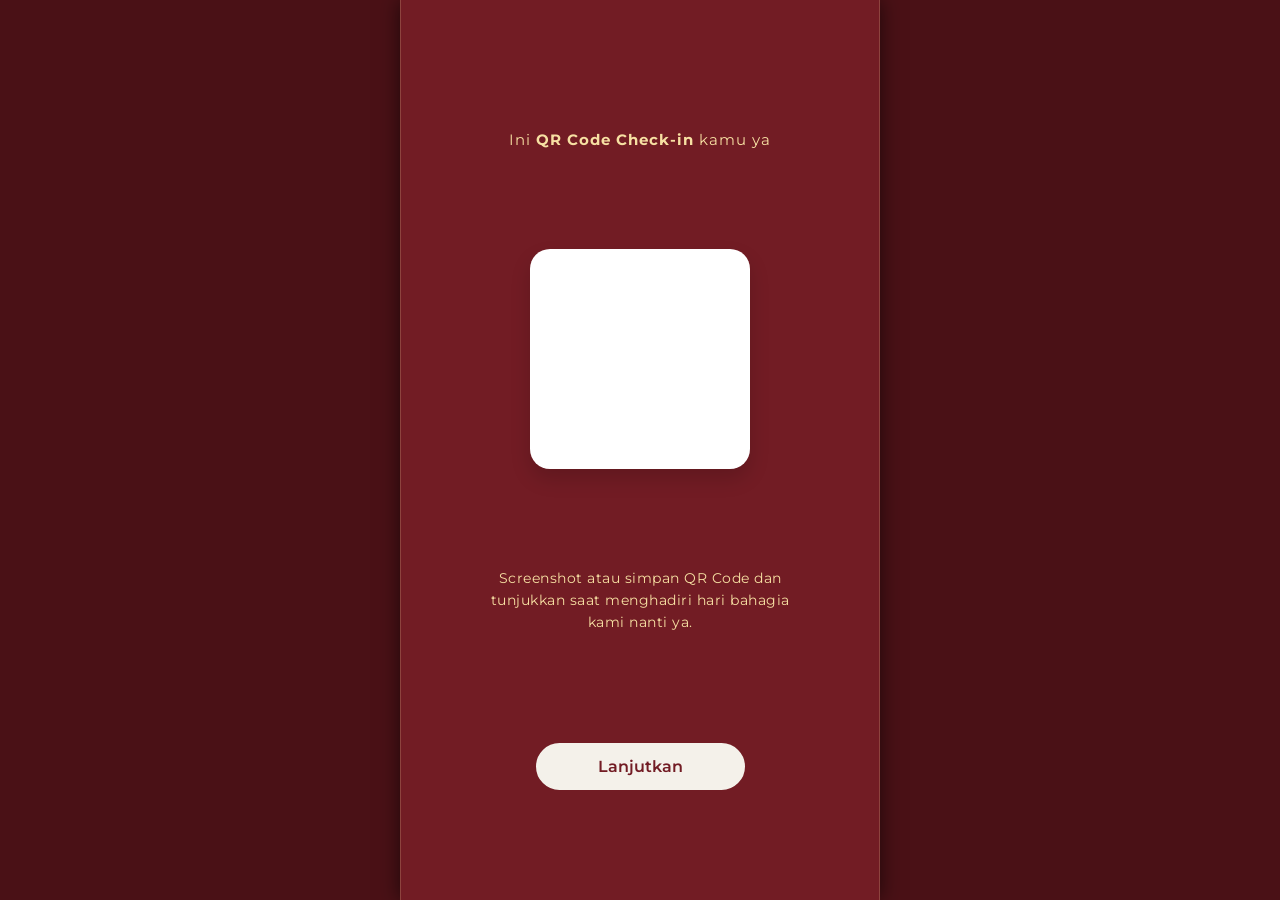
<file: barcodetm.html>
<!DOCTYPE html>
<html lang="id">
<head>
    <meta charset="UTF-8">
    <meta name="viewport" content="width=device-width, initial-scale=1.0">
    <title>QR Code Check-in</title>

    <link rel="preconnect" href="https://fonts.googleapis.com">
    <link rel="preconnect" href="https://fonts.gstatic.com" crossorigin>
    <link href="https://fonts.googleapis.com/css2?family=Montserrat:wght@400;600;700&display=swap" rel="stylesheet">

    <link rel="stylesheet" href="css/style.css">
</head>
<body>

    <p class="qr-header">Ini <strong>QR Code Check-in</strong> kamu ya</p>

    <div class="qr-image-container" style="width: 220px; height: 220px; display: flex; justify-content: center; align-items: center; padding: 20px;">
    <!-- Wadah barcode -->
    <div id="qrcode"></div>
    </div>

    <p class="qr-instruction">
        Screenshot atau simpan QR Code dan<br>
        tunjukkan saat menghadiri hari bahagia<br>
        kami nanti ya.
    </p>

    <a href="detail-acara.html" class="btn-lanjutkan">Lanjutkan</a>
    
</body>
</html>
</file>
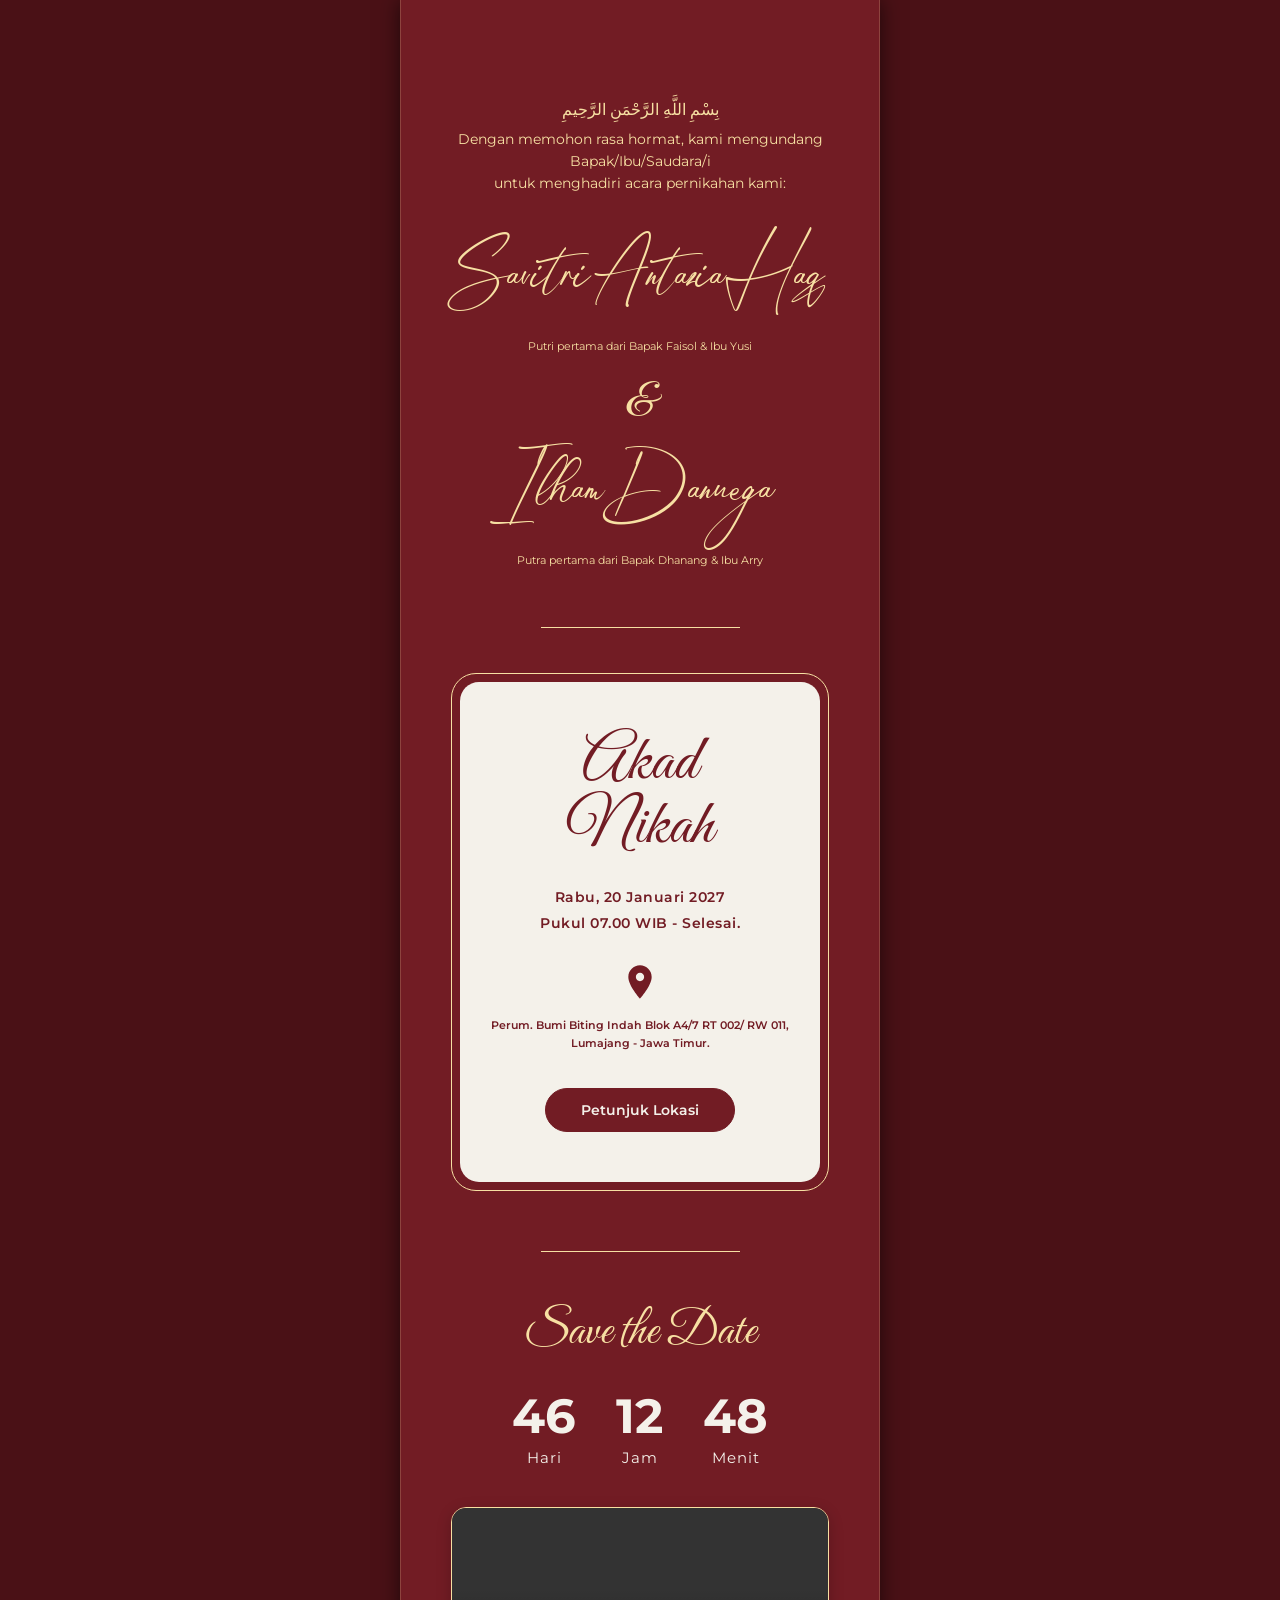
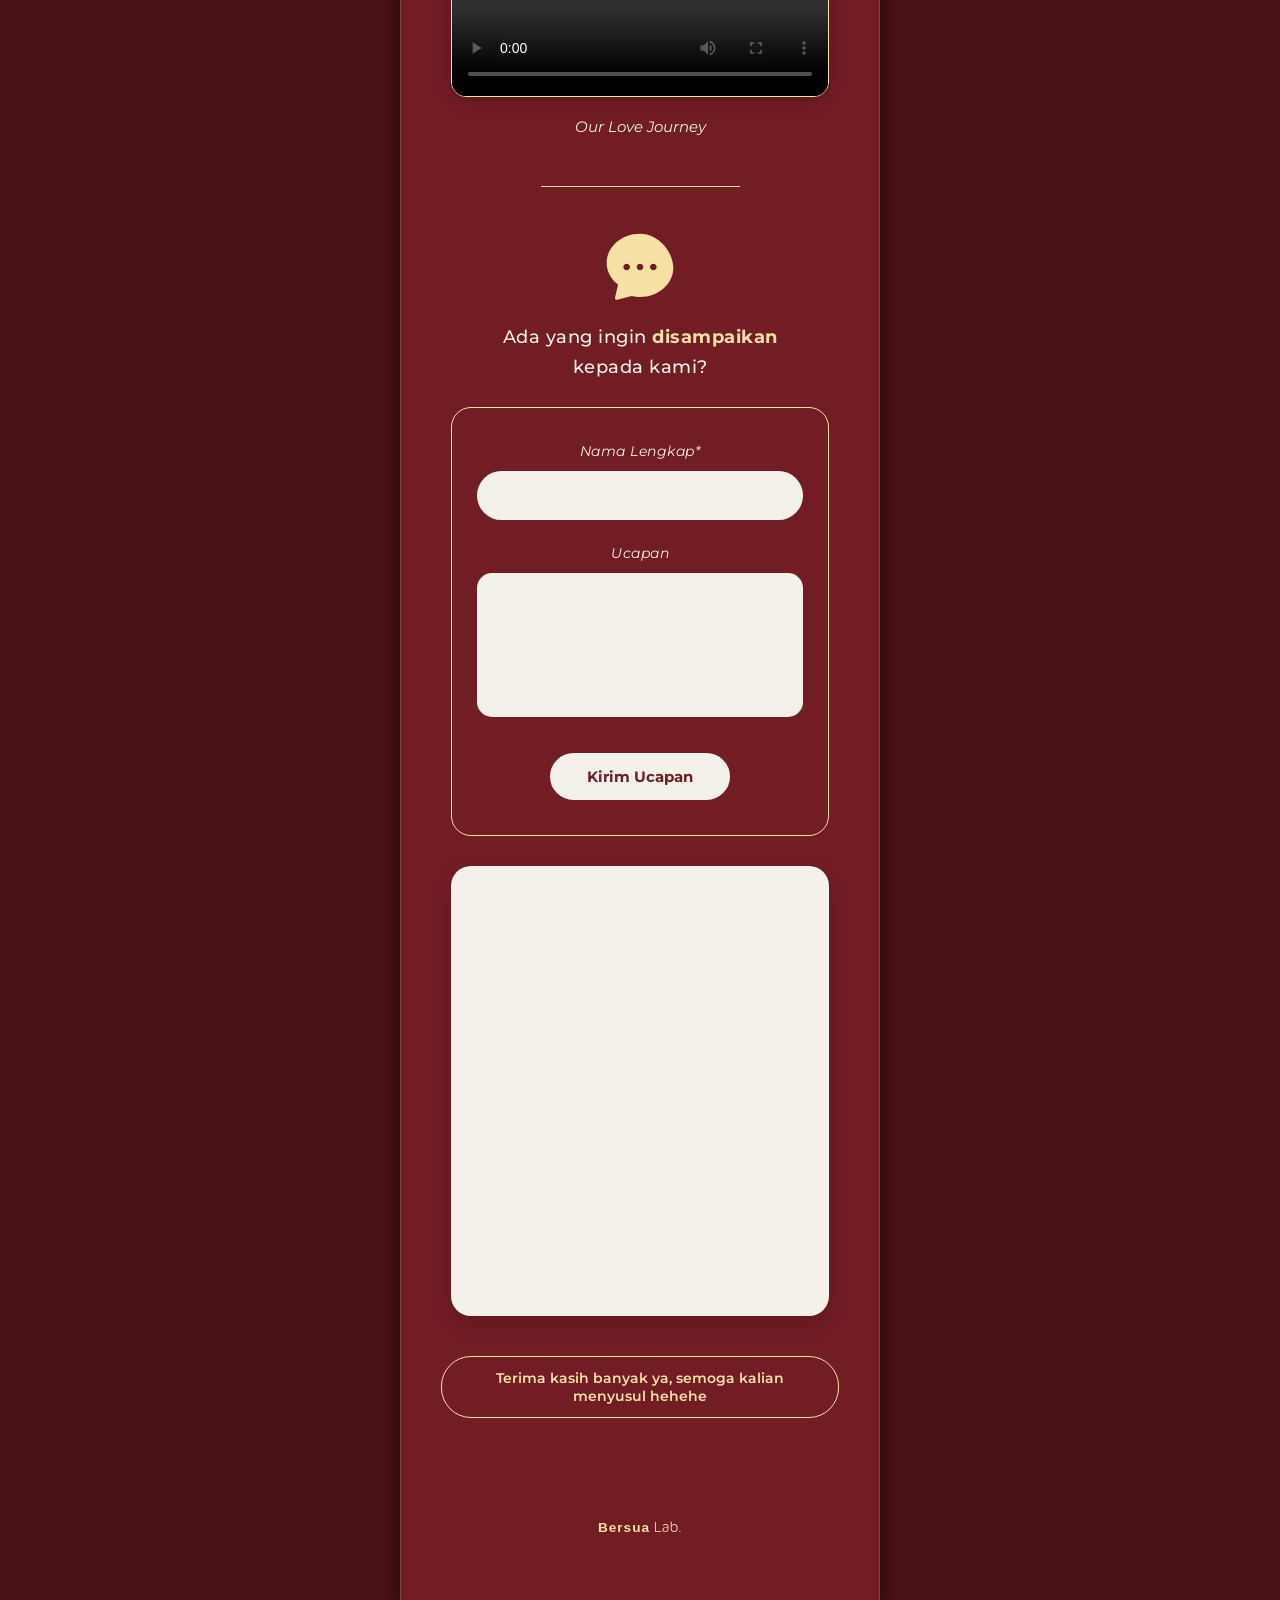
<file: detail-acara.html>
<!DOCTYPE html>
<html lang="id">
<head>
    <meta charset="UTF-8">
    <meta name="viewport" content="width=device-width, initial-scale=1.0">
    <title>Detail Acara - Pernikahan Sasha & Ilham</title>

    <link rel="preconnect" href="https://fonts.googleapis.com">
    <link rel="preconnect" href="https://fonts.gstatic.com" crossorigin>
    <link href="https://fonts.googleapis.com/css2?family=Montserrat:wght@400;600&display=swap" rel="stylesheet">
    <link href="https://fonts.googleapis.com/css2?family=Great+Vibes&display=swap" rel="stylesheet">

    <link rel="stylesheet" href="css/style.css">
</head>
<body>
    <section class="profile-section">
        <div class="Bismillah">بِسْمِ اللَّهِ الرَّحْمَنِ الرَّحِيمِ</div>

        <p class="opening-text">
            Dengan memohon rasa hormat, kami mengundang Bapak/Ibu/Saudara/i<br>
            untuk menghadiri acara pernikahan kami:
        </p>

        <div class="bride-groom-container">

            <h2 class="bride-name">Savitri Antazia Haq</h2>
            <p class="parents-text">Putri pertama dari Bapak Faisol & Ibu Yusi</p>

            <div class="ampersand-divider">&</div>

            <h2 class="groom-name">Ilham Danuega</h2>
            <p class="parents-text">Putra pertama dari Bapak Dhanang & Ibu Arry</p>
        </div>

        <hr class="section-divider">
    </section>

    <section class="event-section">

        <div class="event-card-wrapper">
            <div class="event-card">
                <h3 class="event-title">Akad<br> Nikah</h3>
                <p class="event-datetime">
                    Rabu, 20 Januari 2027<br>
                    Pukul 07.00 WIB - Selesai.
                </p>

                <svg class="location-icon" viewBox="0 0 24 24" fill="#721c24" xmlns="http://www.w3.org/2000/svg">
                    <path d="M12 2C8.13 2 5 5.13 5 9C5 14.25 12 22 12 22C12 22 19 14.25 19 9C19 5.13 15.87 2 12 2ZM12 11.5C10.62 11.5 9.5 10.38 9.5 9C9.5 7.62 10.62 6.5 12 6.5C13.38 6.5 14.5 7.62 14.5 9C14.5 10.38 13.38 11.5 12 11.5Z"/>
                </svg>

                <p class="event-location">
                     Perum. Bumi Biting Indah Blok A4/7 RT 002/ RW 011, Lumajang - Jawa Timur.
                </p>

                <a href="https://www.google.com/maps/place/8%C2%B004'56.2%22S+113%C2%B013'51.8%22E/@-8.082285,113.231052,17z/data=!3m1!4b1!4m4!3m3!8m2!3d-8.082285!4d113.231052?entry=ttu&g_ep=EgoyMDI2MDkzMC4wIKXMDSoASAFQAw%3D%3D" class="btn-lokasi">Petunjuk Lokasi</a>
            </div>
        </div>

        

        <hr class="section-divider">
    </section>

    <section class="save-the-date-section">

        <h2 class="save-the-date-title">Save the Date</h2>

        <div class="countdown-container">
            <div class="countdown-item">
                <span class="countdown-number" id="hari">00</span>
                <span class="countdown-label">Hari</span>
            </div>
            <div class="countdown-item">
                <span class="countdown-number" id="jam">00</span>
                <span class="countdown-label">Jam</span>
            </div>
            <div class="countdown-item">
                <span class="countdown-number" id="menit">00</span>
                <span class="countdown-label">Menit</span>
            </div>
        </div>

        <video class="video-player" controls playsinline preload="metadata">
            <source src="video/vid%20saga.mp4" type="video/mp4">
            Maaf, browser Anda tidak mendukung pemutaran video.
        </video>

        <p class="video-subtitle">Our Love Journey</p>

        <hr class="section-divider">
    </section>

    <section class="wishes-section">

        <svg class="chat-icon" viewBox="0 0 24 24" fill="#f7e0a3" xmlns="http://www.w3.org/2000/svg">
            <path d="M12 2C6.48 2 2 5.93 2 10.77C2 13.38 3.34 15.7 5.43 17.23L4.5 21.2C4.42 21.6 4.78 21.94 5.17 21.84L9.5 20.72C10.3 20.9 11.13 21 12 21C17.52 21 22 17.07 22 12.23C22 7.39 17.52 2 12 2ZM8 13C7.45 13 7 12.55 7 12C7 11.45 7.45 11 8 11C8.55 11 9 11.45 9 12C9 12.55 8.55 13 8 13ZM12 13C11.45 13 11 12.55 11 12C11 11.45 11.45 11 12 11C12.55 11 13 11.45 13 12C13 12.55 12.55 13 12 13ZM16 13C15.45 13 15 12.55 15 12C15 11.45 15.45 11 16 11C16.55 11 17 11.45 17 12C17 12.55 16.55 13 16 13Z"/>
        </svg>

        <h2 class="wishes-title">Ada yang ingin <strong>disampaikan</strong><br>kepada kami?</h2>

        <div class="wishes-form-container">
            <form action="#" class="wishes-form">
                <div class="input-group">
                    <label for="namaLengkap">Nama Lengkap*</label>
                    <input type="text" id="namaLengkap" name="namaLengkap" required>
                </div>

                <div class="input-group">
                    <label for="ucapan">Ucapan</label>
                    <textarea id="ucapan" name="ucapan" rows="6" required></textarea>
                </div>

                <button type="submit" class="btn-kirim">Kirim Ucapan</button>
            </form>
        </div>
        
    </section>

    <section class="wishes-list-section">
        <div class="wishes-display-box">
        </div>

        <a href="#" class="btn-tampil-qr" style="pointer-events: none; cursor: default;">Terima kasih banyak ya, semoga kalian menyusul hehehe</a>
        <p class="footer-brand"><strong>Bersua</strong> Lab.</p>
        
    </section>

    <script src="js/script.js"></script>
</body>
</html>
</file>
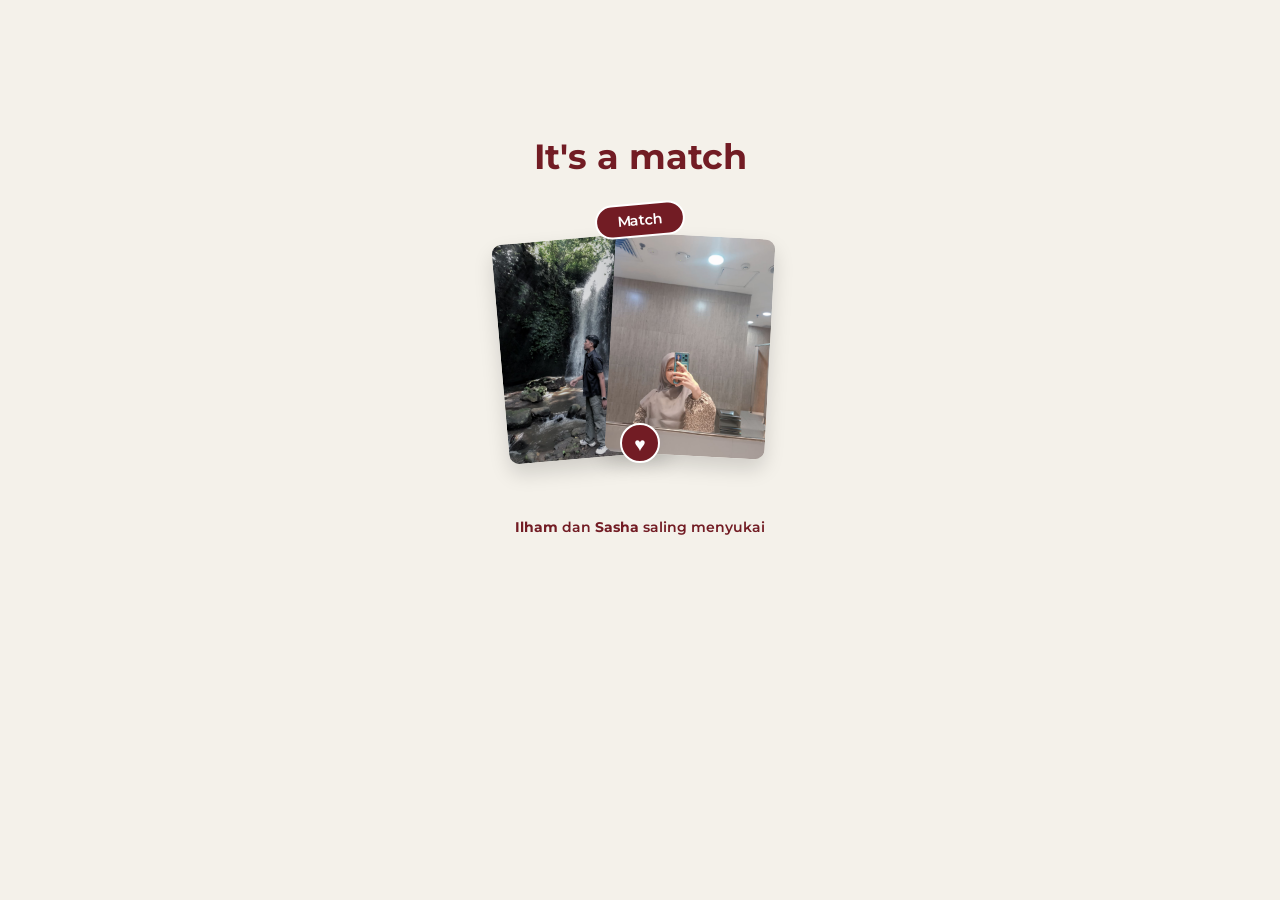
<file: transition.html>
<!DOCTYPE html>
<html lang="id">
<head>
    <meta charset="UTF-8">
    <meta name="viewport" content="width=device-width, initial-scale=1.0">
    <title>It's a Match!</title>
    <link rel="preconnect" href="https://fonts.googleapis.com">
    <link rel="preconnect" href="https://fonts.gstatic.com" crossorigin>
    <link href="https://fonts.googleapis.com/css2?family=Montserrat:wght@400;600;700&display=swap" rel="stylesheet">
    <style>
        * {
            margin: 0;
            padding: 0;
            box-sizing: border-box;
        }

        body {
            background-color: #f4f1ea;
            font-family: 'Montserrat', sans-serif;
            display: flex;
            flex-direction: column;
            align-items: center;
            justify-content: flex-start;
            padding-top: 15vh;
            min-height: 100vh;
            overflow: hidden;
            position: relative;
            color: #721c24;
        }


        .match-title {
            font-size: 2.2rem;
            font-weight: 700;
            margin-bottom: 40px;
            opacity: 0;
            animation: fadeIn 0.8s ease forwards 1.5s;
        }


        .photo-container {
            position: relative;
            display: flex;
            justify-content: center;
            align-items: center;
            width: 100%;
            height: 250px;
            margin-bottom: 50px;
        }


        .photo-card {
            width: 160px;
            height: 220px;
            border-radius: 10px;
            object-fit: cover;
            position: absolute;
            box-shadow: 0 10px 20px rgba(0,0,0,0.15);
            opacity: 0;
        }


        .photo-left {
            transform: rotate(-10deg) translateX(-150px);
            z-index: 1;
            animation: slideInLeft 0.8s ease forwards;
        }


        .photo-right {
            transform: rotate(5deg) translateX(150px);
            z-index: 2;
            animation: slideInRight 0.8s ease forwards 0.3s;
        }


        .match-badge {
            position: absolute;
            top: -15px;
            background-color: #721c24;
            color: white;
            padding: 6px 20px;
            border-radius: 20px;
            font-size: 0.9rem;
            font-weight: 600;
            border: 2px solid white;
            z-index: 5;
            opacity: 0;
            transform: scale(0) rotate(-5deg);
            animation: popIn 0.5s cubic-bezier(0.175, 0.885, 0.32, 1.275) forwards 1s;
        }


        .heart-icon {
            position: absolute;
            bottom: 5px;
            left: 50%;
            transform: translateX(-50%) scale(0);
            width: 40px;
            height: 40px;
            background-color: #721c24;
            border-radius: 50%;
            display: flex;
            align-items: center;
            justify-content: center;
            border: 2px solid white;
            z-index: 5;
            opacity: 0;
            animation: popInHeart 0.5s cubic-bezier(0.175, 0.885, 0.32, 1.275) forwards 1.2s;
        }


        .heart-icon::before {
            content: "♥";
            color: white;
            font-size: 1.2rem;
            margin-top: 2px;
        }


        .match-text {
            font-size: 0.9rem;
            font-weight: 600;
            opacity: 0;
            animation: fadeIn 0.8s ease forwards 1.8s;
        }

        .match-text span {
            color: #721c24;
        }


        .tap-to-continue {
            position: absolute;
            bottom: 200px;
            font-size: 0.8rem;
            opacity: 0;
            color: #721c24;
            animation: pulseText 2s infinite;
            animation-delay: 3s;
        }

        /* --- KEYFRAMES ANIMASI --- */
        @keyframes slideInLeft {
            to { transform: rotate(-5deg) translateX(-60px); opacity: 1; }
        }
        @keyframes slideInRight {
            to { transform: rotate(3deg) translateX(50px); opacity: 1; }
        }
        @keyframes popIn {
            to { transform: scale(1) rotate(-5deg); opacity: 1; }
        }
        @keyframes popInHeart {
            to { transform: translateX(-50%) scale(1); opacity: 1; }
        }
        @keyframes fadeIn {
            to { opacity: 1; }
        }
        @keyframes pulseText {
            0%, 100% { opacity: 0.4; }
            50% { opacity: 1; }
        }
    </style>
</head>
<body>


    <h1 class="match-title">It's a match</h1>


    <div class="photo-container">
        

        <div class="match-badge">Match</div>


        <img src="images/foto_ilham.jpeg" alt="Ilham" class="photo-card photo-left">
        

        <img src="images/foto_sasha.jpeg" alt="Sasha" class="photo-card photo-right">


        <div class="heart-icon"></div>

    </div>


    <p class="match-text"><strong>Ilham</strong> dan <strong>Sasha</strong> saling menyukai</p>


    <p class="tap-to-continue">Ketuk layar di mana saja untuk melanjutkan</p>


    <script src="js/script.js"></script>
</body>
</html>
</file>
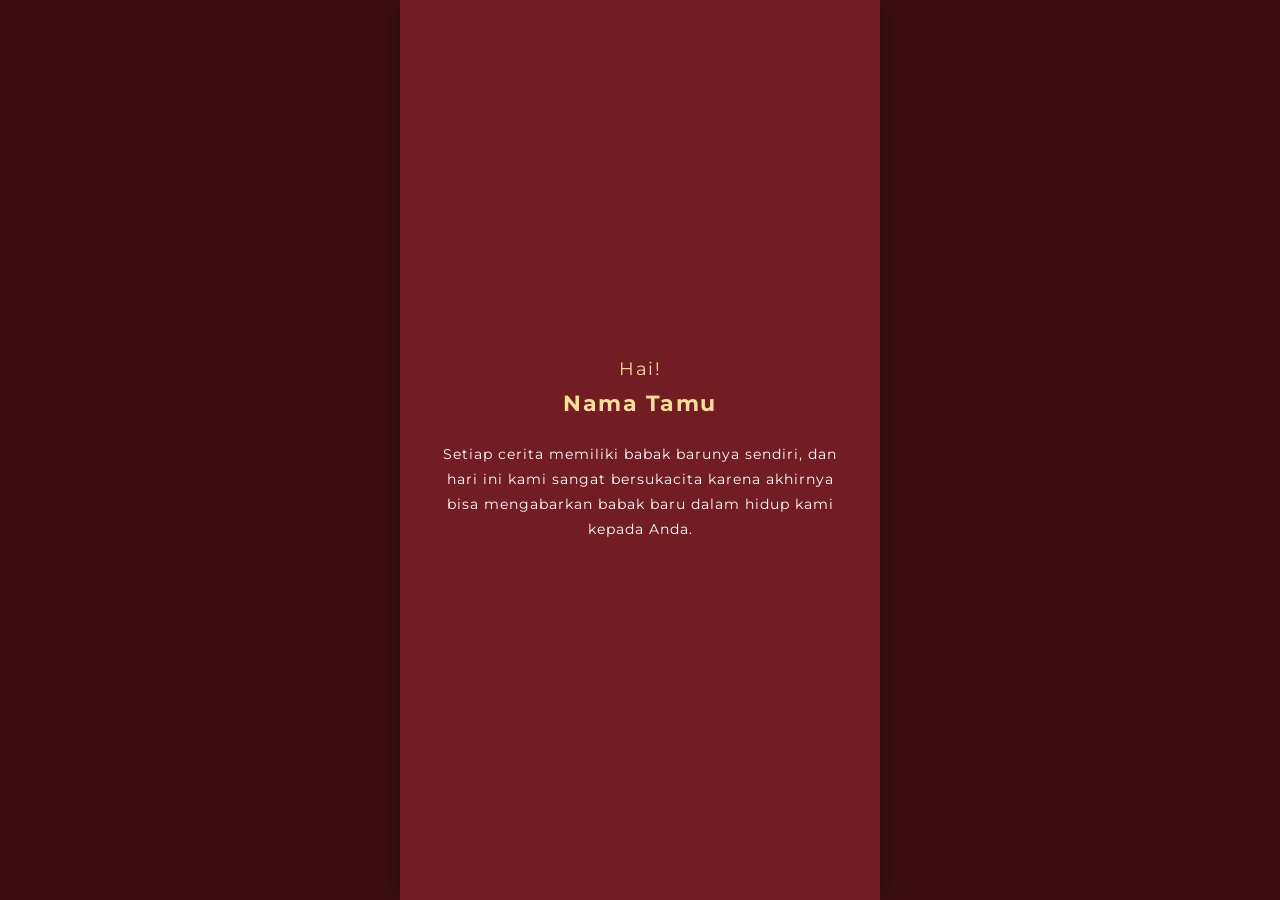
<file: welcome.html>
<!DOCTYPE html>
<html lang="id">
<head>
    <meta charset="UTF-8">
    <meta name="viewport" content="width=device-width, initial-scale=1.0">
    <title>Welcome Sign - Sasha & Ilham</title>
    
    <link rel="preconnect" href="https://fonts.googleapis.com">
    <link rel="preconnect" href="https://fonts.gstatic.com" crossorigin>
    <link href="https://fonts.googleapis.com/css2?family=Montserrat:wght@400;600;700&display=swap" rel="stylesheet">

    <style>
        /* Reset bawaan */
        * {
            box-sizing: border-box;
            margin: 0;
            padding: 0;
        }

        /* Latar belakang terluar (gelap) untuk pengguna desktop */
        body, html {
            height: 100%;
            background-color: #3b0f11; /* Merah sangat gelap untuk pinggiran */
            font-family: 'Montserrat', sans-serif;
            display: flex;
            justify-content: center; /* Memastikan posisi di tengah */
        }

        /* Bingkai utama menyerupai layar HP */
        .mobile-wrapper {
            width: 100%;
            max-width: 480px; /* Lebar maksimal seukuran HP */
            height: 100%;
            background-color: #721c24; /* Warna merah marun utama di dalam */
            display: flex;
            flex-direction: column;
            justify-content: center;
            align-items: center;
            text-align: center;
            padding: 40px;
            box-shadow: 0 0 20px rgba(0,0,0,0.4); /* Efek bayangan memisahkan HP dan background luar */
        }

        .greeting {
            font-size: 18px;
            margin-bottom: 25px;
            color: #f6de99; /* Warna kuning keemasan */
            letter-spacing: 1.5px;
        }

        #nama-tamu {
            font-weight: 700;
            font-size: 22px; /* Nama dibesarkan sedikit agar menonjol */
            display: block;
            margin-top: 10px;
        }

        .message {
            font-size: 14px;
            line-height: 1.8;
            color: #ffffff;
            font-weight: 400;
            letter-spacing: 1px;
        }
    </style>
</head>
<body>

    <!-- Pembungkus tampilan HP -->
    <div class="mobile-wrapper">
        <p class="greeting">Hai! <span id="nama-tamu">Nama Tamu</span></p>
        
        <p class="message">
            Setiap cerita memiliki babak barunya sendiri,
            dan hari ini kami sangat bersukacita karena
            akhirnya bisa mengabarkan babak baru
            dalam hidup kami kepada Anda.
        </p>
    </div>

    <!-- Script Gabungan: Tangkap Nama & Pindah Halaman -->
    <script>
        document.addEventListener("DOMContentLoaded", function() {
            // 1. Tangkap nama dari URL dan langsung ganti teks di layar
            const urlParams = new URLSearchParams(window.location.search);
            const namaTamu = urlParams.get('to');
            
            if (namaTamu) {
                const elemenNama = document.getElementById('nama-tamu');
                if (elemenNama) {
                    elemenNama.innerText = namaTamu;
                }
            }

            // 2. Hitung mundur 7 detik untuk pindah ke detail acara
            setTimeout(function() {
                let targetURL = 'detail-acara.html';
                if (namaTamu) {
                    targetURL += `?to=${encodeURIComponent(namaTamu)}`;
                }
                window.location.href = targetURL;
            }, 3000); 
        });
    </script>
</body>
</html>
</file>
<file: css/style.css>
@import url('https://fonts.googleapis.com/css2?family=Montserrat:wght@400;600&display=swap');

    @font-face {
        font-family: 'Amsterdam';
        src: url('../fonts/Amsterdam.ttf') format('truetype');
        font-weight: normal;
        font-style: normal;
    }
    @font-face {
        font-family: 'Rink';
        src: url('../fonts/Rink-Semibold.otf') format('opentype');
        src: url('../fonts/Rink-Light.otf') format('opentype');
    }

* {
    margin: 0;
    padding: 0;
    box-sizing: border-box;
}

body {
    background-color: #721c24;
    color: #f7e0a3;
    font-family: 'Montserrat', sans-serif;
    display: flex;
    flex-direction: column;
    align-items: center;
    justify-content: space-evenly;
    min-height: 100vh;
    text-align: center;
    padding: 40px 20px;
}

.header-section {
    margin-bottom: 20px;
}
.greeting {
    font-size: 0.85rem;
    letter-spacing: 2px;
    margin-top: -60px;
    margin-bottom: 40px;
    text-transform: uppercase;
    color: #F4F2E6;
}
.wedding-of {
    font-size: 1rem;
    font-weight: 550;
    margin-top: 90px;
    margin-bottom: -30px;
}

.names-section {
    font-family: 'Amsterdam', cursive;
    font-size: 4rem;
    line-height: 1.5;
    display: flex;
    flex-direction: column;
    align-items: center;
    margin-top: -10px;
}
.names-section .ampersand {
    font-family: 'Great Vibes', cursive;
    font-size: 3.5rem;
    margin-bottom: 30px;
}
.guest-section {
    margin-top: 40px;
}
.guest-name {
    font-size: 1rem;
    font-weight: 600;
    margin-bottom: 25px;
    letter-spacing: 1px;
    color: #F2F0E9;
}

.btn-masuk {
    background-color: transparent;
    color: #F4F2E6;
    border: 1px solid #f7e0a3;
    padding: 12px 60px;
    border-radius: 30px;
    font-size: 1rem;
    font-family: 'Montserrat', sans-serif;
    font-weight: 600;
    cursor: pointer;
    transition: all 0.3s ease;
    text-decoration: none;
    display: inline-block;
}
.btn-masuk:hover, .btn-masuk:active {
    background-color: #F2F0E9;
    color: #721c24;
}

.qr-header {
    font-size: 0.95rem;
    letter-spacing: 1px;
    margin-top: 20px;
}
.qr-image-container {
    background-color: #ffffff;
    padding: 20px;
    border-radius: 20px;
    box-shadow: 0 10px 20px rgba(0,0,0,0.15);
    margin: 30px 0;
}
.qr-img {
    width: 220px;
    height: 220px;
    object-fit: contain;
    display: block;
}
.qr-instruction {
    font-size: 0.85rem;
    line-height: 1.6;
    margin-bottom: 40px;
    letter-spacing: 0.5px;
}

.btn-lanjutkan {
    background-color: #f4f1ea;
    color: #721c24;
    padding: 12px 60px;
    border-radius: 30px;
    font-size: 1rem;
    font-family: 'Montserrat', sans-serif;
    font-weight: 600;
    text-decoration: none;
    cursor: pointer;
    transition: all 0.3s ease;
    display: inline-block;
    border: 2px solid #f4f1ea;
}
.btn-lanjutkan:hover, .btn-lanjutkan:active {
    background-color: transparent;
    color: #f4f1ea;
}

.profile-section {
    display: flex;
    flex-direction: column;
    align-items: center;
    justify-content: flex-start;
    padding: 60px 20px 20px 20px;
    text-align: center;
}
.bismillah {
    font-size: 1.6rem;
    margin-bottom: 50px !important;
}
.opening-text {
    font-size: 0.85rem;
    line-height: 1.6;
    margin-top: 10px;
    margin-bottom: 40px;
}
.bride-groom-container {
    width: 100%;
    margin-bottom: 20px;
}
.bride-name, .groom-name {
    font-family: 'Amsterdam', cursive;
    font-size: 2.5rem;
    font-weight: normal;
    line-height: 2;
    margin-bottom: 25px;
}
.parents-text {
    font-size: 0.7rem;
    margin-bottom: 20px;
}
.ampersand-divider {
    font-family: 'Great Vibes', cursive !important;
    font-size: 3rem;
    margin: 5px 0 15px 0;
}
.section-divider {
    width: 50%;
    border: none;
    border-top: 1px solid #f7e0a3;
    margin-top: 20px;
}

.event-section {
    display: flex;
    flex-direction: column;
    align-items: center;
    padding: 10px 20px 30px 20px;
    margin-top: 15px;
    width: 100%;
    box-sizing: border-box; 
}


.event-card-wrapper {
    border: 1px solid #f7e0a3;
    border-radius: 25px;
    padding: 8px;
    margin-bottom: 40px;
    width: 95%;
    max-width: 450px;
}


.event-card {
    background-color: #f4f1ea;
    border-radius: 19px;
    padding: 50px 25px;
    display: flex;
    flex-direction: column;
    align-items: center;
    text-align: center;
    color: #721c24;
}


.event-title {
    font-family: 'Great Vibes', cursive;
    font-size: 4rem;
    font-weight: normal;
    margin-bottom: 25px;
    line-height: 1;
}


.event-datetime {
    font-size: 0.90rem;
    font-weight: 600;
    line-height: 1.8;
    margin-bottom: 25px;
    letter-spacing: 0.5px;
}


.location-icon {
    width: 40px;
    height: 40px;
    margin-bottom: 15px;
}


.event-location {
    font-size: 0.70rem;
    font-weight: 600;
    line-height: 1.6;
    margin-bottom: 35px;
}


.btn-lokasi {
    background-color: #721c24;
    color: #f4f1ea;
    padding: 12px 35px;
    border-radius: 25px;
    text-decoration: none;
    font-size: 0.9rem;
    font-family: 'Montserrat', sans-serif;
    font-weight: 600;
    display: inline-block;
    transition: all 0.3s ease;
    border: 1px solid #721c24;
}


.btn-lokasi:hover, .btn-lokasi:active {
    background-color: #f4f1ea;
    color: #721c24;
}

.save-the-date-section {
    display: flex;
    flex-direction: column;
    align-items: center;
    padding: 20px;
    width: 100%;
}
.save-the-date-title {
    font-family: 'Great Vibes', cursive;
    font-size: 3rem;
    color: #f7e0a3;
    margin-bottom: 30px;
    font-weight: normal;
}
.countdown-container {
    display: flex;
    justify-content: center;
    gap: 40px;
    margin-bottom: 40px;
    color: #f4f1ea;
}
.countdown-item {
    display: flex;
    flex-direction: column;
    align-items: center;
}
.countdown-number {
    font-size: 3rem;
    font-weight: 700;
    line-height: 1;
    margin-bottom: 8px;
}
.countdown-label {
    font-size: 0.95rem;
    font-weight: 400;
    letter-spacing: 1px;
}
.video-container {
    width: 95%;
    max-width: 450px;
    height: 150px;
    border: 1px solid #f7e0a3;
    border-radius: 20px;
    display: flex;
    justify-content: center;
    align-items: center;
    margin-bottom: 15px;
    cursor: pointer;
    background-color: transparent;
}
.play-icon {
    width: 45px;
    height: 45px;
    transition: transform 0.3s ease;
}
.video-container:hover .play-icon{
    transform: scale(1.1);
}


.video-player {
    width: 95%;
    max-width: 420px;
    border: 1px solid #f7e0a3;
    border-radius: 15px;
    margin-bottom: 20px;
    box-shadow: 0 4px 15px rgba(0, 0, 0, 0.2);
    box-sizing: border-box;
}

.video-subtitle {
    font-size: 0.95rem;
    font-style: italic;
    color: #f4f1ea;
    margin-bottom: 30px;
}

.wishes-section {
    display: flex;
    flex-direction: column;
    align-items: center;
    padding: 20px;
    width: 100%;
    margin-bottom: 50px;
}
.chat-icon {
    width: 80px;
    height: 80px;
    margin-bottom: 15px;
}
.wishes-title {
    font-family: 'Montserrat', sans-serif;
    font-size: 1.1rem;
    text-align: center;
    color: #f4f1ea;
    font-weight: 500;
    line-height: 30px;
    margin-bottom: 25px;
    letter-spacing: 0.5px;
}
.wishes-title strong {
    color: #f7e0a3;
    font-weight: 700;
}
.wishes-form-container {
    width: 95%;
    max-width: 450px;
    border: 1px solid #f7e0a3;
    border-radius: 20px;
    padding: 35px 25px;
}
.wishes.form {
    display: flex;
    flex-direction: column;
    align-items: center;
}
.input-group {
    width: 100%;
    display: flex;
    flex-direction: column;
    align-items: center;
    margin-bottom: 25px;
}
.input-group label {
    color: #f4f1ea;
    font-size: 0.85rem;
    font-style: italic;
    margin-bottom: 12px;
    letter-spacing: 0.5px;
}
.input-group input {
    width: 100%;
    background-color: #f4f1ea;
    border: none;
    border-radius: 30px;
    padding: 15px 20px;
    font-family: 'Montserrat', sans-serif;
    color: #721c24;
    font-size: 0.95rem;
    box-sizing: border-box; 
}
.input-group textarea {
    width: 100%;
    background-color: #f4f1ea;
    border: none;
    border-radius: 15px;
    padding: 15px 20px;
    margin-bottom: 1px;
    font-family: 'Montserrat', sans-serif;
    color: #721c24;
    font-size: 0.95rem;
    resize: none;
    box-sizing: border-box;
}
.input-group input:focus, .input-group textarea:focus {
    outline: 2px solid #f7e0a3;
}
.btn-kirim {
    background-color: #f4f1ea;
    color: #721c24;
    border: 2px solid #f4f1ea;
    border-radius: 30px;
    padding: 12px 35px;
    font-family: 'Montserrat', sans-serif;
    font-weight: 700;
    font-size: 0.95rem;
    cursor: pointer;
    margin-top: 10px;
    transition: all 0.3s ease;
}
.btn-kirim:hover, .btn-kirim:active {
    background-color: transparent;
    color: #f4f1ea;
}
.wishes-list-section {
    display: flex;
    flex-direction: column;
    align-items: center;
    padding: 0 20px 40px 20px;
    width: 100%;
}
.wishes-display-box {
    width: 95%;
    max-width: 450px;
    height: 450px;
    background-color: #f4f1ea;
    border-radius: 20px;
    margin-bottom: 40px;
    margin-top: -40px;
    box-shadow: 0 8px 20px rgba(0,0,0,0.15); 
    overflow-y: auto;
    padding: 20px;
}
.btn-tampil-qr {
    background-color: transparent;
    color: #f7e0a3;
    border: 1px solid #f7e0a3;
    border-radius: 30px;
    padding: 12px 30px;
    font-family: 'Montserrat', sans-serif;
    font-weight: 600;
    font-size: 0.9rem;
    text-decoration: none;
    transition: all 0.3s ease;
}
.btn-tampil-qr:hover, .btn-tampil-qr:active {
    background-color: #f7e0a3;
    color: #721c24;
}


.wish-item {
    background-color: #ffffff;
    border-radius: 15px;
    padding: 15px;
    margin-bottom: 15px;
    box-shadow: 0 2px 5px rgba(0,0,0,0.05);
    text-align: left;
    animation: fadeIn 0.5s ease;
}

.wish-name {
    font-family: 'Montserrat', sans-serif;
    font-weight: 700;
    font-size: 0.9rem;
    color: #721c24;
    margin-bottom: 5px;
}

.wish-text {
    font-family: 'Montserrat', sans-serif;
    font-size: 0.85rem;
    color: #333333;
    line-height: 1.5;
}

.footer-brand {
    font-family: 'Rink', sans-serif;
    font-size: 0.85rem;
    color: #f7e0a3;
    margin-top: 100px;
    font-weight: 400;
    letter-spacing: 1px;
}
.footer-brand strong {
    font-family: 'Rink Semibold', sans-serif;
}


@media only screen and (max-width: 480px) {
    

    .event-title {
        font-size: 2.8rem; 
    }


 .event-section {
        margin-top: 15px;
    }


    .event-card {
        padding: 30px 15px; 
    }


    .countdown-container {
        gap: 20px;
    }
    
    .countdown-number {
        font-size: 2.2rem;
    }


    .wishes-title {
        font-size: 0.95rem;
    }


    .wishes-display-box {
        height: 350px;
    }
}


@media only screen and (min-width: 768px) {
    
    
    html {
        background-color: #4a1116; 
        display: flex;
        justify-content: center;
    }

   
    body {
        width: 100%;
        max-width: 480px; 
        margin: 0;
        box-shadow: 0 0 20px rgba(0,0,0,0.6);
        border-left: 1px solid rgba(247, 224, 163, 0.2);
        border-right: 1px solid rgba(247, 224, 163, 0.2);
    }
}
</file>
